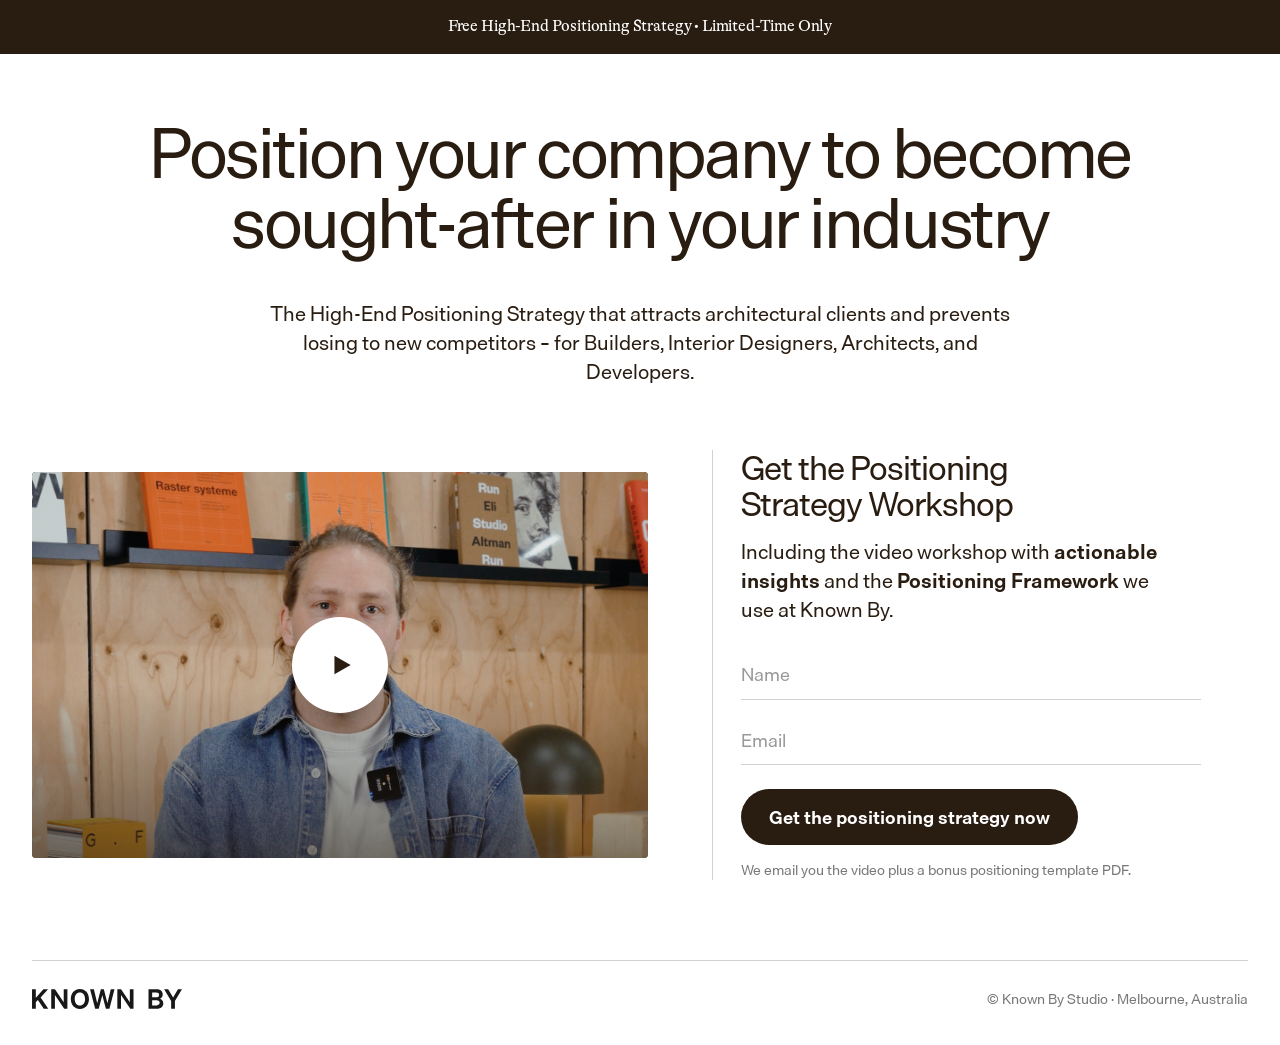
<file: Opt-In/Opt-In-120626/index.html>
<!doctype html>
<html lang="en">
<head>
<meta charset="utf-8" />
<meta name="viewport" content="width=device-width, initial-scale=1" />
<title>Known By — High-End Positioning Strategy</title>
<link rel="stylesheet" href="colors_and_type.css" />
<style>
  :root {
    --accent: var(--kb-accent);
    --eyebrow-color: var(--kb-brown);
  }
  html, body { background: var(--kb-off-white); color: var(--kb-brown); }
  body { overflow-x: hidden; }

  .site {
    max-width: var(--kb-max-width);
    margin: 0 auto;
    padding: 0 var(--kb-site-margin);
  }

  /* ---------- Banner ---------- */
  .banner {
    background: var(--kb-brown);
    color: var(--kb-off-white);
    width: 100%;
  }
  .banner__inner {
    max-width: var(--kb-max-width);
    margin: 0 auto;
    padding: 16px var(--kb-site-margin);
    display: flex;
    align-items: center;
    justify-content: center;
    gap: 14px;
    font-family: var(--kb-font-serif);
    font-size: var(--kb-fs-small);
    letter-spacing: -0.01em;
  }

  /* ---------- Hero ---------- */
  .hero {
    padding: 64px 0 56px;
    text-align: center;
    position: relative;
  }
  .hero h1 {
    font-family: var(--kb-font-sans);
    font-weight: 400;
    font-size: clamp(40px, 5.4vw, 80px);
    line-height: 1.02;
    letter-spacing: -0.035em;
    margin: 0 auto;
    max-width: 22ch;
    color: var(--kb-brown);
    text-wrap: balance;
  }
  .hero__lead {
    margin: 40px auto 0;
    max-width: 60ch;
    font-size: var(--kb-fs-lead);
    color: var(--kb-brown);
    line-height: 1.45;
  }

  /* ---------- Main grid ---------- */
  .panel {
    display: grid;
    grid-template-columns: minmax(0, 1.15fr) minmax(0, 1fr);
    column-gap: 64px;
    padding: 8px 0 80px;
    align-items: center;
  }
  .panel__right-inner {
    padding-left: 28px;
    border-left: 1px solid var(--kb-on-paper-20);
  }
  @media (max-width: 1024px) {
    .panel { grid-template-columns: 1fr; column-gap: 0; row-gap: 28px; }
    .panel__right-inner {
      padding-left: 0;
      border-left: 0;
      padding-top: 28px;
      border-top: 1px solid var(--kb-on-paper-20);
    }
  }

  /* ---------- VSL ---------- */
  .vsl {
    position: relative;
    width: 100%;
    margin: 0;
    aspect-ratio: 16 / 10;
    background: var(--kb-brown);
    overflow: hidden;
    border-radius: 4px;
    isolation: isolate;
  }
  .vsl__poster {
    position: absolute; inset: 0;
    width: 100%; height: 100%;
    object-fit: cover;
    filter: brightness(0.92) contrast(1.02);
  }
  .vsl__shade {
    position: absolute; inset: 0;
    background: linear-gradient(180deg,
      rgba(41,28,16,0) 0%,
      rgba(41,28,16,0) 55%,
      rgba(41,28,16,.55) 100%);
  }
  .vsl__play {
    position: absolute; inset: 0;
    display: flex; align-items: center; justify-content: center;
  }
  .vsl__play button {
    all: unset;
    cursor: pointer;
    width: 96px; height: 96px;
    border-radius: 50%;
    background: var(--kb-off-white);
    color: var(--kb-brown);
    display: inline-flex; align-items: center; justify-content: center;
    box-shadow: 0 24px 48px -16px rgba(0,0,0,.35);
    transition: transform .25s ease;
  }
  .vsl__play button:hover { transform: scale(1.04); }
  .vsl__play svg { width: 26px; height: 26px; margin-left: 4px; }

  /* ---------- Form column ---------- */
  .pitch {
    padding-top: 0;
    text-align: left;
    max-width: 460px;
    margin: 0;
  }
  .pitch h2 {
    font-family: var(--kb-font-sans);
    font-weight: 400;
    font-size: clamp(28px, 2.6vw, 40px);
    line-height: 1.08;
    letter-spacing: -0.03em;
    color: var(--kb-brown);
    margin: 0 0 16px;
    max-width: 18ch;
    text-wrap: balance;
  }
  .pitch p {
    font-size: var(--kb-fs-lead);
    line-height: 1.45;
    color: var(--kb-brown);
    margin: 0 0 28px;
    max-width: 32ch;
  }
  .pitch p strong { font-weight: 700; }

  .form {
    max-width: 460px;
    margin: 0;
  }
  .form__rows {
    display: grid;
    grid-template-columns: 1fr;
    gap: 18px;
    margin-bottom: 8px;
  }
  .field input {
    all: unset;
    box-sizing: border-box;
    width: 100%;
    border-bottom: 1px solid var(--kb-on-paper-20);
    padding: 10px 0 12px;
    font-family: var(--kb-font-sans);
    font-size: var(--kb-fs-body);
    color: var(--kb-brown);
    transition: border-color .2s ease;
  }
  .field input::placeholder { color: var(--kb-muted); }
  .field input:focus { border-color: var(--kb-brown); }

  .cta {
    margin-top: 24px;
    display: flex;
    flex-direction: column;
    align-items: flex-start;
    gap: 14px;
  }
  .cta button {
    all: unset;
    cursor: pointer;
    background: var(--kb-brown);
    color: var(--kb-off-white);
    padding: 16px 28px;
    border-radius: 999px;
    font-size: var(--kb-fs-body);
    font-weight: 700;
    transition: background .2s ease, transform .2s ease;
  }
  .cta button:hover { transform: translateY(-1px); background: #1F140A; }
  .cta__note {
    font-size: var(--kb-fs-xs);
    color: var(--kb-on-paper-60);
    line-height: 1.5;
  }

  /* ---------- Footer ---------- */
  .footnote {
    border-top: 1px solid var(--kb-rule);
    padding: 28px 0 36px;
    font-size: var(--kb-fs-xs);
    color: var(--kb-on-paper-60);
    display: flex; justify-content: space-between; align-items: center;
    gap: 24px;
    flex-wrap: wrap;
  }
  .footnote__logo { width: 150px; height: auto; display: block; opacity: .9; }

  @media (max-width: 720px) {
    .hero { padding-top: 48px; }
    .banner__inner { flex-wrap: wrap; }
  }
</style>
</head>
<body>

<!-- Notification banner -->
<div class="banner" role="status">
  <div class="banner__inner">
    <span>Free High-End Positioning Strategy • Limited-Time Only</span>
  </div>
</div>

<div class="site">
  <!-- Hero -->
  <header class="hero">
    <h1>Position your company to become sought-after in your industry</h1>
    <p class="hero__lead">The High-End Positioning Strategy that attracts architectural clients and prevents losing to new competitors – for Builders, Interior Designers, Architects, and Developers.</p>
  </header>

  <!-- Panel: VSL + form -->
  <section class="panel">
    <!-- VSL placeholder — to be swapped for Wistia embed -->
    <figure class="vsl" id="vsl">
      <img class="vsl__poster" src="assets/images/vsl-poster.png" alt="Tom — Known By founder" />
      <div class="vsl__shade"></div>
      <div class="vsl__play">
        <button type="button" aria-label="Play the positioning strategy video">
          <svg viewBox="0 0 24 24" fill="currentColor" aria-hidden="true"><path d="M5 3.5v17l15-8.5-15-8.5z"></path></svg>
        </button>
      </div>
    </figure>

    <!-- Pitch + form -->
    <div class="panel__right">
      <div class="panel__right-inner">
        <div class="pitch">
          <h2>Get the Positioning Strategy Workshop</h2>
          <p>Including the video workshop with <strong>actionable insights</strong> and the <strong>Positioning Framework</strong> we use at Known By.</p>
        </div>

        <!-- GHL embed slot: replace this form block with the GoHighLevel form embed -->
        <form class="form" id="optin" novalidate>
        <div class="form__rows">
          <div class="field">
            <input id="name" name="name" type="text" placeholder="Name" required />
          </div>
          <div class="field">
            <input id="email" name="email" type="email" placeholder="Email" required />
          </div>
        </div>

        <div class="cta">
          <button type="submit">Get the positioning strategy now</button>
          <div class="cta__note">We email you the video plus a bonus positioning template PDF.</div>
        </div>
        </form>
      </div>
    </div>
  </section>

  <div class="footnote">
    <img class="footnote__logo" src="assets/logos/kb-logotype-brown.svg" alt="Known By" />
    <span>© Known By Studio · Melbourne, Australia</span>
  </div>
</div>

<script>
  // Placeholder form behaviour — replaced when GHL embed is dropped in.
  document.getElementById('optin').addEventListener('submit', (e) => {
    e.preventDefault();
    const name = document.getElementById('name').value.trim();
    if (!name) { document.getElementById('name').focus(); return; }
    const form = e.currentTarget;
    form.innerHTML = `
      <div style="font-size: var(--kb-fs-h5); line-height: 1.25; letter-spacing:-0.02em; margin-bottom:10px;">Thanks${name ? ', ' + name.split(' ')[0] : ''} — it's on its way.</div>
      <div style="color: var(--kb-on-paper-60); font-size: var(--kb-fs-body); line-height:1.45;">The video link and your bonus positioning template PDF are heading to your inbox now.</div>
    `;
  });

  // VSL play placeholder — swap for Wistia handoff.
  document.querySelector('.vsl__play button').addEventListener('click', () => {
    const v = document.getElementById('vsl');
    v.querySelector('.vsl__shade').style.background = 'rgba(41,28,16,.7)';
    v.querySelector('.vsl__play button').innerHTML = '<svg viewBox="0 0 24 24" width="22" height="22" fill="currentColor"><rect x="6" y="5" width="4" height="14"/><rect x="14" y="5" width="4" height="14"/></svg>';
  });
</script>

</body>
</html>
</file>
<file: Opt-In/Opt-In-120626/colors_and_type.css>
/* =========================================================================
   Known By — Design Tokens
   Colors + Typography foundations.
   Source: /Styleguide frame (node 2:2) + /Styleguide/Home frame (node 2405:60)
   of "Known By Website 2026" Figma file.
   ========================================================================= */

/* ---------- Fonts ------------------------------------------------------- */
@font-face {
  font-family: "Die Grotesk A";
  src: url("./fonts/DieGroteskA-Regular.woff2") format("woff2"),
       url("./fonts/DieGroteskA-Regular.otf") format("opentype");
  font-weight: 400;
  font-style: normal;
  font-display: swap;
}
@font-face {
  font-family: "Die Grotesk A";
  src: url("./fonts/DieGroteskA-Bold.woff2") format("woff2"),
       url("./fonts/DieGroteskA-Bold.otf") format("opentype");
  font-weight: 700;
  font-style: normal;
  font-display: swap;
}
@font-face {
  font-family: "GT Alpina";
  src: url("./fonts/GTAlpina-Regular.woff2") format("woff2"),
       url("./fonts/GTAlpina-Regular.woff") format("woff"),
       url("./fonts/GTAlpina-Regular.otf") format("opentype");
  font-weight: 400;
  font-style: normal;
  font-display: swap;
}

/* ---------- Tokens ------------------------------------------------------ */
:root {
  /* Brand palette — the Figma variables panel (per metadata) uses these
     as the base theme. The brown #291C10 and off-white are the whole system. */
  --kb-brown:        #291C10;   /* rgb(41,28,16)  — primary ink / dark bg */
  --kb-off-white:    #FFFFFF;   /* rgb(255,255,255) — light bg / paper   */
  --kb-ink:          #1F1D1E;   /* rgb(31,29,30)  — rule lines, deep ink */
  --kb-muted:        #999999;   /* rgb(153,153,153) — placeholder text   */
  --kb-line-light:   #E0E0E0;   /* rgb(224,224,224) — hairline dividers  */
  --kb-line-soft:    #F4F4F4;   /* rgb(244,244,244) — section tint       */
  --kb-pale:         #D9D9D9;   /* rgb(217,217,217) — image placeholder  */

  /* Accent — chartreuse version pill on the styleguide header.
     Used VERY sparingly (1 instance in the file). */
  --kb-accent:       #C6FB50;

  /* Semantic alpha ramps on the two base colors.
     Rules in the figma use 0.20 hairlines over brown + over paper. */
  --kb-on-dark-20:   rgba(255,255,255,0.20);
  --kb-on-dark-60:   rgba(255,255,255,0.60);
  --kb-on-paper-20:  rgba(31,29,30,0.20);
  --kb-on-paper-60:  rgba(31,29,30,0.60);

  /* Semantic surfaces ---------------------------------------------------- */
  --kb-surface:           var(--kb-off-white);
  --kb-surface-inverse:   var(--kb-brown);
  --kb-fg:                var(--kb-brown);
  --kb-fg-inverse:        var(--kb-off-white);
  --kb-fg-muted:          var(--kb-muted);
  --kb-rule:              var(--kb-on-paper-20);
  --kb-rule-inverse:      var(--kb-on-dark-20);

  /* Typography ---------------------------------------------------------- */
  /* Primary sans — Die Grotesk A — used for all headings + UI + body.   */
  /* Serif accent — GT Alpina — reserved for pull quotes/testimonials.   */
  --kb-font-sans: "Die Grotesk A", "Neue Haas Grotesk", "Inter",
                  ui-sans-serif, system-ui, sans-serif;
  --kb-font-serif: "GT Alpina", "Tiempos Text", "Cormorant Garamond",
                   ui-serif, Georgia, serif;

  /* Scale — lifted directly from Styleguide type_item labels.           */
  --kb-fs-display: 112px;   /* Display   — hero on dark header          */
  --kb-fs-h1:      80px;    /* H1        — section titles on paper      */
  --kb-fs-h2:      64px;    /* H2        — sub-section + CTA headlines  */
  --kb-fs-h3:      48px;    /* H3        — service cards                */
  --kb-fs-h4:      32px;    /* H4        — card heads                   */
  --kb-fs-h5:      24px;
  --kb-fs-h6:      20px;
  --kb-fs-lead:    20px;
  --kb-fs-body:    18px;    /* Body      — Die Grotesk A @ 1.35         */
  --kb-fs-small:   16px;    /* Small     — meta, captions               */
  --kb-fs-xs:      14px;    /* XS        — footer utilities             */
  --kb-fs-label:   10px;    /* Label     — secondary meta               */

  --kb-lh-display: 1.0;
  --kb-lh-heading: 1.00;
  --kb-lh-h2:      1.15;
  --kb-lh-h3:      1.10;
  --kb-lh-body:    1.35;    /* Die Grotesk's body rhythm from figma.     */
  --kb-lh-ui:      1.50;

  --kb-tracking-display: -0.03em;  /* -3% on all display/heading text     */
  --kb-tracking-heading: -0.03em;
  --kb-tracking-body:     0em;

  /* Spacing & layout ----------------------------------------------------- */
  --kb-space-1:   4px;
  --kb-space-2:   8px;
  --kb-space-3:  12px;
  --kb-space-4:  16px;
  --kb-space-5:  24px;
  --kb-space-6:  32px;      /* site margin, rhythm unit                  */
  --kb-space-7:  40px;
  --kb-space-8:  64px;
  --kb-space-9:  80px;      /* Section Space Small                       */
  --kb-space-10: 112px;     /* Section Space Main                        */
  --kb-space-11: 160px;     /* Section Space Large / Page Top            */

  --kb-site-margin:  32px;
  --kb-max-width:   1440px;

  /* Corner radii — taken from Radius cards in the Global Styles frame.   */
  --kb-radius-0:  0px;      /* default — the brand defaults to sharp     */
  --kb-radius-sm: 5px;      /* link wrappers                             */
  --kb-radius:    8px;      /* pills / small containers                  */
  --kb-radius-lg: 16px;     /* large grid cards                          */
  --kb-radius-full: 99999px;/* buttons, avatars                          */

  /* Borders -------------------------------------------------------------- */
  --kb-border:     1px;
  --kb-border-md:  1.5px;
  --kb-border-lg:  2px;
}

/* ---------- Typography classes ----------------------------------------- */
/* These mirror the "class_item" labels in the styleguide (Display, H1 ...) */

.kb-display {
  font-family: var(--kb-font-sans);
  font-weight: 400;
  font-size: var(--kb-fs-display);
  line-height: var(--kb-lh-display);
  letter-spacing: var(--kb-tracking-display);
}
.kb-h1, h1 {
  font-family: var(--kb-font-sans);
  font-weight: 400;
  font-size: var(--kb-fs-h1);
  line-height: var(--kb-lh-heading);
  letter-spacing: var(--kb-tracking-heading);
}
.kb-h2, h2 {
  font-family: var(--kb-font-sans);
  font-weight: 400;
  font-size: var(--kb-fs-h2);
  line-height: var(--kb-lh-h2);
  letter-spacing: var(--kb-tracking-heading);
}
.kb-h3, h3 {
  font-family: var(--kb-font-sans);
  font-weight: 400;
  font-size: var(--kb-fs-h3);
  line-height: var(--kb-lh-h3);
  letter-spacing: var(--kb-tracking-heading);
}
.kb-h4, h4 {
  font-family: var(--kb-font-sans);
  font-weight: 400;
  font-size: var(--kb-fs-h4);
  line-height: 1.20;
  letter-spacing: var(--kb-tracking-heading);
}
.kb-h5, h5 { font-family: var(--kb-font-sans); font-size: var(--kb-fs-h5); line-height: 1.25; font-weight: 400; letter-spacing: -0.02em; }
.kb-h6, h6 { font-family: var(--kb-font-sans); font-size: var(--kb-fs-h6); line-height: 1.3;  font-weight: 400; letter-spacing: -0.02em; }

.kb-lead {
  font-family: var(--kb-font-sans);
  font-size: var(--kb-fs-lead);
  line-height: var(--kb-lh-body);
}
.kb-body, p {
  font-family: var(--kb-font-sans);
  font-size: var(--kb-fs-body);
  line-height: var(--kb-lh-body);
  letter-spacing: var(--kb-tracking-body);
}
.kb-small { font-family: var(--kb-font-sans); font-size: var(--kb-fs-small); line-height: var(--kb-lh-body); }
.kb-xs    { font-family: var(--kb-font-sans); font-size: var(--kb-fs-xs);    line-height: var(--kb-lh-ui); }
.kb-label { font-family: var(--kb-font-sans); font-size: var(--kb-fs-label); line-height: var(--kb-lh-body); letter-spacing: 0.02em; }

.kb-quote {
  font-family: var(--kb-font-serif);
  font-weight: 400;
  font-size: var(--kb-fs-small);
  line-height: var(--kb-lh-body);
}
.kb-quote-display {
  font-family: var(--kb-font-sans);   /* large pull quotes switch back to sans */
  font-weight: 400;
  font-size: var(--kb-fs-h2);
  line-height: var(--kb-lh-h2);
  letter-spacing: var(--kb-tracking-heading);
}

/* ---------- Base element defaults -------------------------------------- */
body {
  margin: 0;
  font-family: var(--kb-font-sans);
  font-size: var(--kb-fs-body);
  line-height: var(--kb-lh-body);
  color: var(--kb-fg);
  background: var(--kb-surface);
  text-rendering: optimizeLegibility;
  -webkit-font-smoothing: antialiased;
  -moz-osx-font-smoothing: grayscale;
}
a { color: inherit; text-decoration: none; }
a.kb-link-underline { text-decoration: underline; text-underline-offset: 3px; }
hr { border: 0; border-top: 1px solid var(--kb-rule); margin: 0; }
img, svg, video { display: block; max-width: 100%; }
::selection { background: var(--kb-brown); color: var(--kb-off-white); }
</file>
